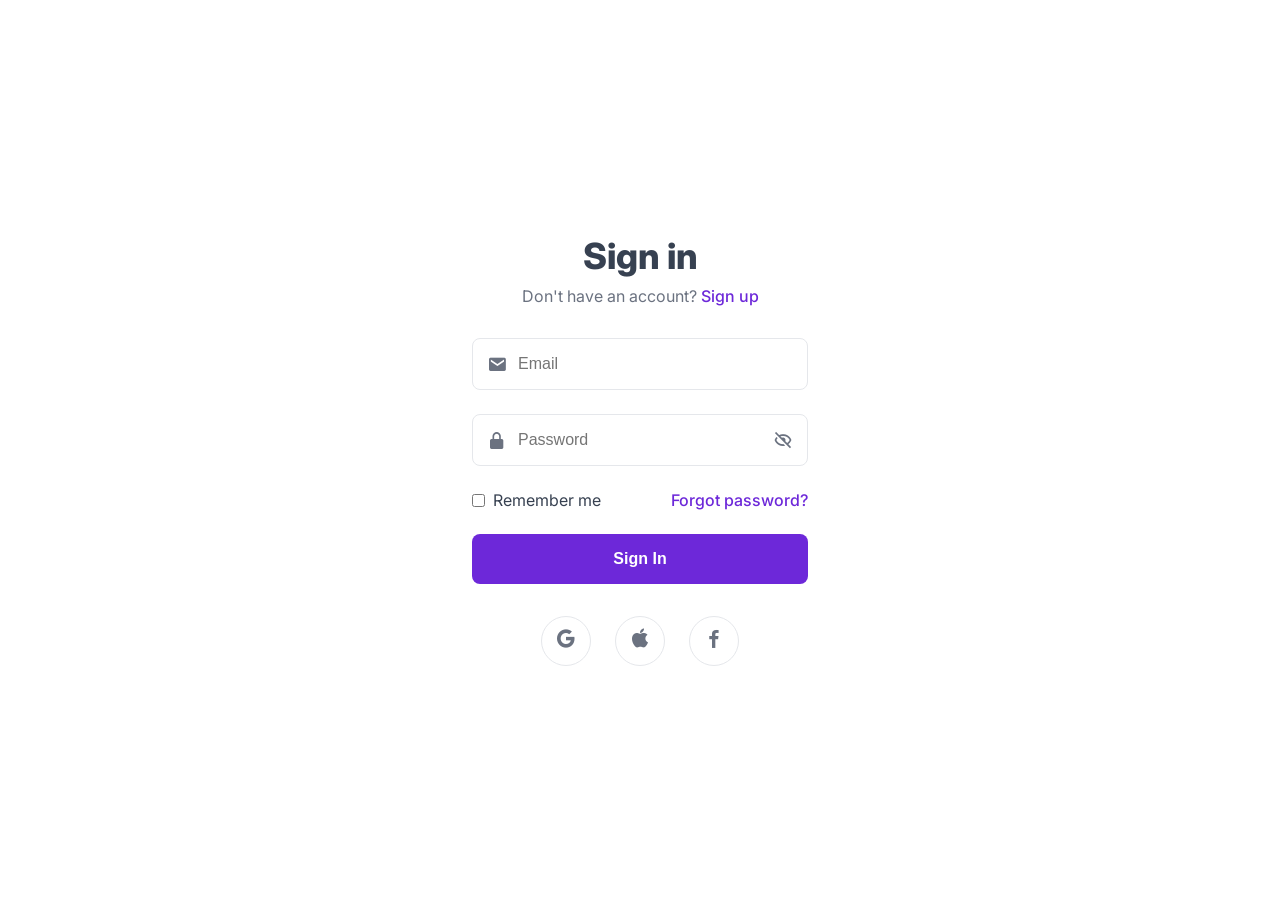
<file: index.html>
<!DOCTYPE html>
<html lang="th">
<head>
    <meta charset="UTF-8">
    <meta name="viewport" content="width=device-width, initial-scale=1.0">
    <title>Sign In</title>
    <link rel="stylesheet" href="style.css">
    <link href='https://unpkg.com/boxicons@2.1.4/css/boxicons.min.css' rel='stylesheet'>
</head>
<body class="auth-body">
    <div class="auth-container">
        <h1 class="auth-title">Sign in</h1>
        <p class="auth-subtitle">Don't have an account? <a href="signup.html">Sign up</a></p>

        <form action="dashboard.html" class="auth-form">
            <div class="input-group">
                <i class='bx bxs-envelope'></i>
                <input type="email" id="email" placeholder="Email" required>
            </div>
            <div class="input-group">
                <i class='bx bxs-lock-alt'></i>
                <input type="password" id="password" placeholder="Password" required>
                <i class='bx bx-hide eye-icon' id="togglePassword"></i>
            </div>

            <div class="form-options">
                <div class="checkbox-group">
                    <input type="checkbox" id="remember-me">
                    <label for="remember-me">Remember me</label>
                </div>
                <a href="#" class="forgot-password">Forgot password?</a>
            </div>

            <button type="submit" class="btn btn-primary">Sign In</button>
        </form>

        <div class="social-login">
            <button class="social-btn"><i class='bx bxl-google'></i></button>
            <button class="social-btn"><i class='bx bxl-apple'></i></button>
            <button class="social-btn"><i class='bx bxl-facebook'></i></button>
        </div>
    </div>

    <script src="script.js"></script>
</body>
</html>
</file>
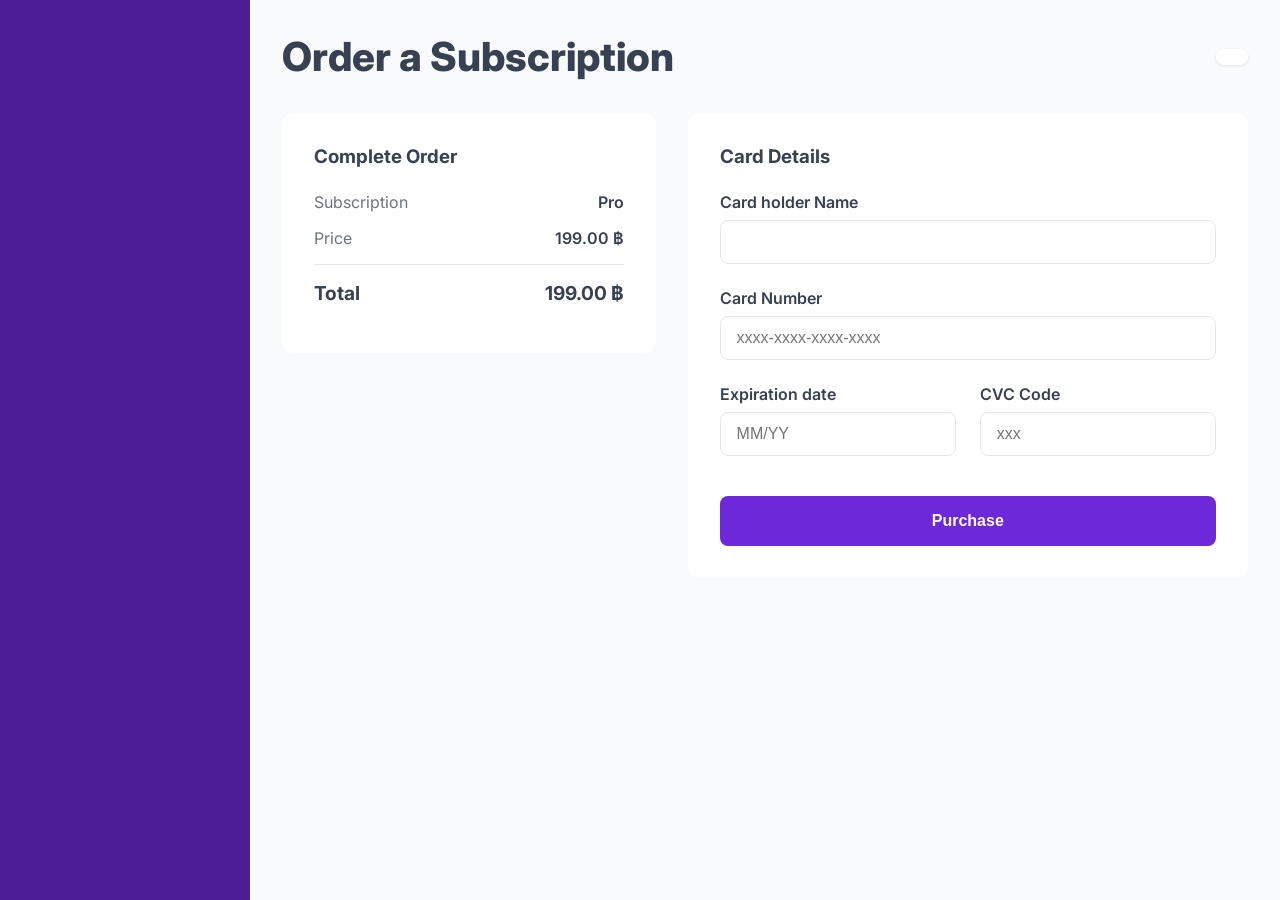
<file: order-subscription.html>
<!DOCTYPE html>
<html lang="th">
<head>
    <meta charset="UTF-8">
    <meta name="viewport" content="width=device-width, initial-scale=1.0">
    <title>Order Subscription</title>
    <link rel="stylesheet" href="style.css">
    <link href='https://unpkg.com/boxicons@2.1.4/css/boxicons.min.css' rel='stylesheet'>
</head>
<body class="dashboard-body">
    <aside class="sidebar">
        </aside>

    <main class="main-content">
        <header class="main-header">
            <h2>Order a Subscription</h2>
            <div class="user-profile">
                 </div>
        </header>

        <div class="order-container">
            <div class="order-summary">
                <h3>Complete Order</h3>
                <div class="summary-item">
                    <span>Subscription</span>
                    <span>Pro</span>
                </div>
                <div class="summary-item">
                    <span>Price</span>
                    <span>199.00 ฿</span>
                </div>
                <hr>
                <div class="summary-item total">
                    <span>Total</span>
                    <span>199.00 ฿</span>
                </div>
            </div>
            <div class="card-details">
                <h3>Card Details</h3>
                <form>
                    <div class="form-group">
                        <label>Card holder Name</label>
                        <input type="text">
                    </div>
                    <div class="form-group">
                        <label>Card Number</label>
                        <input type="text" placeholder="xxxx-xxxx-xxxx-xxxx">
                    </div>
                    <div class="form-grid-small">
                        <div class="form-group">
                            <label>Expiration date</label>
                            <input type="text" placeholder="MM/YY">
                        </div>
                        <div class="form-group">
                            <label>CVC Code</label>
                            <input type="text" placeholder="xxx">
                        </div>
                    </div>
                    <button type="submit" class="btn btn-primary">Purchase</button>
                </form>
            </div>
        </div>
    </main>
    <script src="script.js"></script>
</body>
</html>
</file>
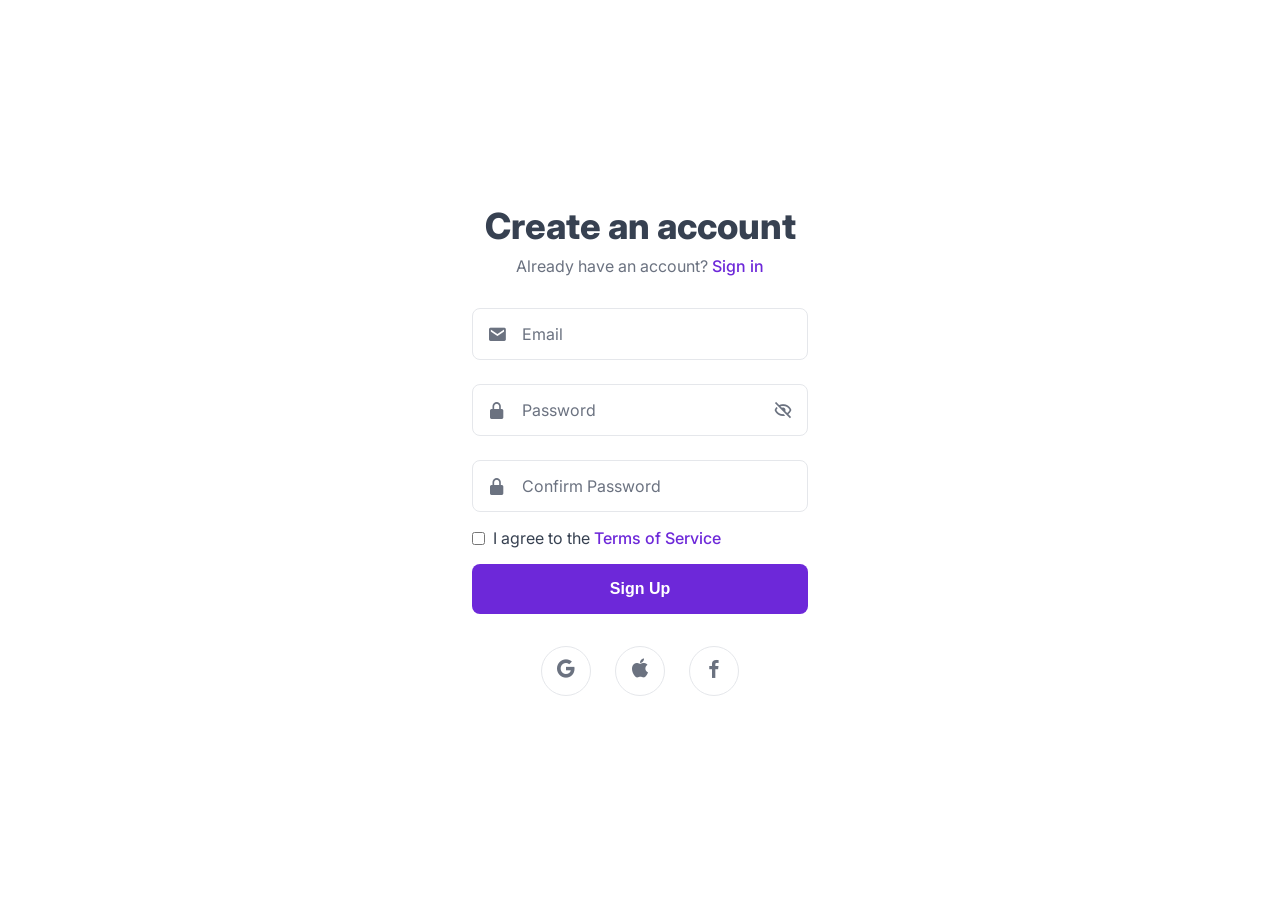
<file: signup.html>
<!DOCTYPE html>
<html lang="th">
<head>
    <meta charset="UTF-8">
    <meta name="viewport" content="width=device-width, initial-scale=1.0">
    <title>Sign Up</title>
    <link rel="stylesheet" href="style.css">
    <link href='https://unpkg.com/boxicons@2.1.4/css/boxicons.min.css' rel='stylesheet'>
</head>
<body class="auth-body">
    <div class="auth-container">
        <h1 class="auth-title">Create an account</h1>
        <p class="auth-subtitle">Already have an account? <a href="index.html">Sign in</a></p>

        <form action="dashboard.html" class="auth-form">
            <div class="input-group">
                <label for="email">Email</label>
                <i class='bx bxs-envelope'></i>
                <input type="email" id="email" placeholder=" " required>
            </div>
            <div class="input-group">
                <label for="password">Password</label>
                <i class='bx bxs-lock-alt'></i>
                <input type="password" id="password" placeholder=" " required>
                <i class='bx bx-hide eye-icon' id="togglePassword"></i>
            </div>
            <div class="input-group">
                <label for="confirm-password">Confirm Password</label>
                <i class='bx bxs-lock-alt'></i>
                <input type="password" id="confirm-password" placeholder=" " required>
            </div>

            <div class="checkbox-group tos">
                <input type="checkbox" id="tos" required>
                <label for="tos">I agree to the <a href="#">Terms of Service</a></label>
            </div>

            <button type="submit" class="btn btn-primary">Sign Up</button>
        </form>

        <div class="social-login">
            <button class="social-btn"><i class='bx bxl-google'></i></button>
            <button class="social-btn"><i class='bx bxl-apple'></i></button>
            <button class="social-btn"><i class='bx bxl-facebook'></i></button>
        </div>
    </div>

    <script src="script.js"></script>
</body>
</html>
</file>
<file: style.css>
@import url('https://fonts.googleapis.com/css2?family=Inter:wght@400;500;600;700;800&display=swap');

/* --- CSS Variables --- */
:root {
    --primary-purple: #6D28D9;
    --dark-purple: #4C1D95;
    --light-purple: #F5F3FF;
    --green: #16A34A;
    --red: #DC2626;
    --gray-dark: #374151;
    --gray-medium: #6B7280;
    --gray-light: #E5E7EB;
    --background: #F9FAFB;
    --white: #FFFFFF;
    --font-family: 'Inter', sans-serif;
}

/* --- General Reset & Body Styles --- */
* {
    margin: 0;
    padding: 0;
    box-sizing: border-box;
}

body {
    font-family: var(--font-family);
    color: var(--gray-dark);
}

a {
    color: var(--primary-purple);
    text-decoration: none;
    font-weight: 500;
}

a:hover {
    text-decoration: underline;
}

/* --- Authentication Pages (Sign In / Sign Up) --- */
.auth-body {
    display: flex;
    justify-content: center;
    align-items: center;
    min-height: 100vh;
    background-color: var(--white);
}

.auth-container {
    width: 100%;
    max-width: 400px;
    padding: 2rem;
}

.auth-title {
    font-size: 2.25rem;
    font-weight: 800;
    text-align: center;
    margin-bottom: 0.5rem;
}

.auth-subtitle {
    text-align: center;
    color: var(--gray-medium);
    margin-bottom: 2rem;
}

.auth-form {
    display: flex;
    flex-direction: column;
    gap: 1.5rem;
}

.input-group {
    position: relative;
}

.input-group label {
    position: absolute;
    top: 50%;
    left: 45px;
    transform: translateY(-50%);
    color: var(--gray-medium);
    background-color: var(--white);
    padding: 0 5px;
    transition: all 0.2s ease;
    pointer-events: none;
}

.input-group i {
    position: absolute;
    top: 50%;
    transform: translateY(-50%);
    font-size: 1.25rem;
    color: var(--gray-medium);
}

.input-group i.bxs-envelope, .input-group i.bxs-lock-alt {
    left: 15px;
}

.input-group .eye-icon {
    right: 15px;
    cursor: pointer;
}

.input-group input {
    width: 100%;
    padding: 1rem 1rem 1rem 45px;
    border: 1px solid var(--gray-light);
    border-radius: 8px;
    font-size: 1rem;
    outline: none;
}

.input-group input:focus {
    border-color: var(--primary-purple);
}

.input-group input:focus + label,
.input-group input:not(:placeholder-shown) + label {
    top: 0;
    font-size: 0.75rem;
    color: var(--primary-purple);
}

.form-options {
    display: flex;
    justify-content: space-between;
    align-items: center;
}

.checkbox-group {
    display: flex;
    align-items: center;
    gap: 0.5rem;
}
.checkbox-group.tos {
    margin: -0.5rem 0;
}

.btn {
    padding: 1rem;
    border: none;
    border-radius: 8px;
    font-size: 1rem;
    font-weight: 600;
    cursor: pointer;
    transition: background-color 0.2s;
}

.btn-primary {
    background-color: var(--primary-purple);
    color: var(--white);
}

.btn-primary:hover {
    background-color: var(--dark-purple);
}

.social-login {
    margin-top: 2rem;
    display: flex;
    justify-content: center;
    gap: 1.5rem;
}

.social-btn {
    width: 50px;
    height: 50px;
    border-radius: 50%;
    border: 1px solid var(--gray-light);
    background: none;
    font-size: 1.5rem;
    cursor: pointer;
    color: var(--gray-medium);
    transition: all 0.2s;
}
.social-btn:hover {
    color: var(--gray-dark);
    border-color: var(--gray-dark);
}

/* --- Dashboard Page --- */
.dashboard-body {
    display: flex;
    background-color: var(--background);
}

.sidebar {
    width: 250px;
    background-color: var(--dark-purple);
    color: var(--white);
    height: 100vh;
    padding: 1.5rem;
    display: flex;
    flex-direction: column;
    flex-shrink: 0;
}

.logo {
    font-size: 1.75rem;
    margin-bottom: 2.5rem;
}

.sidebar-nav ul {
    list-style: none;
}

.sidebar-nav li a {
    display: flex;
    align-items: center;
    gap: 1rem;
    padding: 0.8rem 1rem;
    color: #D1D5DB;
    border-radius: 8px;
    font-weight: 500;
}
.sidebar-nav li.active a, .sidebar-nav li a:hover {
    background-color: var(--primary-purple);
    color: var(--white);
    text-decoration: none;
}

.sidebar-nav li i {
    font-size: 1.5rem;
}


.main-content {
    flex-grow: 1;
    padding: 2rem;
    overflow-y: auto;
}

.main-header {
    display: flex;
    justify-content: space-between;
    align-items: center;
    margin-bottom: 2rem;
}

.main-header h2 {
    font-size: 2.5rem;
    font-weight: 800;
}

.user-profile {
    display: flex;
    align-items: center;
    gap: 0.75rem;
    background-color: var(--white);
    padding: 0.5rem 1rem;
    border-radius: 99px;
    box-shadow: 0 1px 3px rgba(0,0,0,0.1);
    cursor: pointer;
}
.user-profile img {
    width: 40px;
    height: 40px;
    border-radius: 50%;
}
.user-profile span {
    font-weight: 600;
}

.tabs {
    display: flex;
    gap: 1rem;
    border-bottom: 1px solid var(--gray-light);
    margin-bottom: 1.5rem;
}

.tab-btn {
    padding: 0.5rem 1rem;
    border: none;
    background: none;
    font-size: 1rem;
    font-weight: 600;
    color: var(--gray-medium);
    cursor: pointer;
    border-bottom: 3px solid transparent;
}
.tab-btn.active {
    color: var(--primary-purple);
    border-bottom-color: var(--primary-purple);
}

.content-panel {
    display: none;
}
.content-panel.active {
    display: block;
}

.bot-grid {
    display: grid;
    grid-template-columns: repeat(auto-fill, minmax(240px, 1fr));
    gap: 1.5rem;
}

.bot-card {
    padding: 1.5rem;
    border-radius: 12px;
    color: var(--white);
    display: flex;
    flex-direction: column;
    justify-content: space-between;
    min-height: 180px;
}
.card-header {
    display: flex;
    justify-content: space-between;
    align-items: flex-start;
}
.card-header h3 {
    font-size: 1.5rem;
}
.card-header i {
    font-size: 2rem;
}
.card-change {
    margin-top: 0.5rem;
    font-size: 1rem;
}
.card-value {
    font-size: 2rem;
    font-weight: 700;
    align-self: flex-end;
}
.card-value sup {
    font-size: 1rem;
    font-weight: 500;
}

.bot-card.status-up { background-color: var(--green); }
.bot-card.status-down { background-color: var(--red); }
.bot-card.status-neutral { background-color: var(--gray-medium); }

.bot-card.add-new {
    background-color: var(--white);
    border: 2px dashed var(--gray-light);
    color: var(--gray-medium);
    align-items: center;
    justify-content: center;
    cursor: pointer;
    transition: all 0.2s;
}
.bot-card.add-new:hover {
    border-color: var(--primary-purple);
    color: var(--primary-purple);
}
.bot-card.add-new .add-icon {
    width: 50px;
    height: 50px;
    background-color: var(--light-purple);
    border-radius: 50%;
    display: flex;
    justify-content: center;
    align-items: center;
    color: var(--primary-purple);
    font-size: 2rem;
    margin-bottom: 1rem;
}

.btn-restore {
    background-color: rgba(255, 255, 255, 0.2);
    color: var(--white);
    padding: 0.75rem;
    width: 100%;
    margin-top: 2rem;
}
.btn-restore:hover {
    background-color: rgba(255, 255, 255, 0.3);
}

/* --- Pricing Page --- */
.pricing-container {
    display: flex;
    flex-direction: column;
    align-items: center;
    gap: 2.5rem;
    margin-top: 2rem;
}

.pricing-toggle {
    background-color: var(--gray-light);
    padding: 0.5rem;
    border-radius: 99px;
    display: flex;
}

.toggle-btn {
    padding: 0.5rem 1.5rem;
    border: none;
    background: none;
    border-radius: 99px;
    font-weight: 600;
    cursor: pointer;
    color: var(--gray-medium);
}

.toggle-btn.active {
    background-color: var(--white);
    color: var(--dark-purple);
    box-shadow: 0 1px 3px rgba(0,0,0,0.1);
}

.pricing-grid {
    display: grid;
    grid-template-columns: repeat(3, 1fr);
    gap: 2rem;
    width: 100%;
    max-width: 900px;
}

.pricing-card {
    background-color: var(--white);
    border: 1px solid var(--gray-light);
    border-radius: 12px;
    padding: 2rem;
    text-align: center;
    transition: all 0.2s ease;
}

.pricing-card.featured {
    border: 2px solid var(--primary-purple);
    transform: scale(1.05);
}

.pricing-card h3 {
    font-size: 1.25rem;
    margin-bottom: 1.5rem;
}

.pricing-card .price {
    font-size: 2.5rem;
    font-weight: 800;
    margin-bottom: 2rem;
}

.pricing-card .price span {
    font-size: 1.5rem;
    font-weight: 600;
    color: var(--gray-medium);
}

.btn-secondary {
    background-color: var(--light-purple);
    color: var(--primary-purple);
    width: 100%;
}
.btn-secondary:hover {
    background-color: #E9D5FF;
}


/* --- Select Bot Page --- */
.select-bot-container h3 {
    font-size: 1.5rem;
    margin-bottom: 1.5rem;
    text-align: center;
}
.select-grid {
    display: grid;
    grid-template-columns: repeat(auto-fill, minmax(280px, 1fr));
    gap: 1.5rem;
}
.select-card {
    background-color: var(--white);
    border: 1px solid var(--gray-light);
    border-radius: 12px;
    padding: 1.5rem;
    transition: all 0.2s ease;
    cursor: pointer;
    color: var(--gray-dark);
}
.select-card:hover {
    border-color: var(--primary-purple);
    transform: translateY(-5px);
    box-shadow: 0 4px 12px rgba(0,0,0,0.08);
    text-decoration: none;
}
.select-card h4 {
    font-size: 1.2rem;
    margin-bottom: 1rem;
}
.select-card ul {
    list-style: none;
    padding: 0;
}
.select-card ul li {
    display: flex;
    align-items: center;
    gap: 0.5rem;
    margin-bottom: 0.5rem;
    color: var(--gray-medium);
}
.select-card ul i.bx-check-circle { color: var(--green); }
.select-card ul i.bx-x-circle { color: var(--red); }

.select-card.disabled {
    background-color: #F3F4F6;
    color: var(--gray-medium);
    cursor: not-allowed;
    text-align: center;
    display: flex;
    flex-direction: column;
    justify-content: center;
    align-items: center;
}
.select-card.disabled:hover {
    transform: none;
    box-shadow: none;
    border-color: var(--gray-light);
}

/* --- Market Place Page --- */
.marketplace-grid {
    display: grid;
    grid-template-columns: repeat(auto-fill, minmax(250px, 1fr));
    gap: 1.5rem;
}

.marketplace-card {
    height: 180px;
    background-color: var(--gray-light);
    border-radius: 12px;
}

/* --- Bot Setup Page --- */
.setup-form-container {
    background-color: var(--white);
    padding: 2rem;
    border-radius: 12px;
    max-width: 800px;
    margin: 0 auto;
}
.setup-form-container h3 {
    font-size: 1.75rem;
}
.form-subtitle {
    color: var(--gray-medium);
    margin-bottom: 2rem;
}
.bot-setup-form {
    display: flex;
    flex-direction: column;
    gap: 1.5rem;
}
.form-grid {
    display: grid;
    grid-template-columns: 1fr 1fr;
    gap: 1.5rem;
}
.form-group {
    display: flex;
    flex-direction: column;
}
.form-group label {
    font-weight: 600;
    margin-bottom: 0.5rem;
}
.form-group input[type="text"] {
    padding: 0.75rem 1rem;
    border: 1px solid var(--gray-light);
    border-radius: 8px;
    font-size: 1rem;
}
.form-group input[type="text"]:focus {
    outline: none;
    border-color: var(--primary-purple);
}
.form-divider {
    border: none;
    border-top: 1px solid var(--gray-light);
}
.radio-group {
    display: flex;
    gap: 1.5rem;
    margin-top: 0.5rem;
}
.radio-group label {
    display: flex;
    align-items: center;
    gap: 0.5rem;
    font-weight: 500;
}
.bot-setup-form .btn-primary {
    align-self: flex-start;
}

/* --- CSS ที่ต้องเพิ่มเข้าไป --- */

/* --- Bot Dashboard & Configuration --- */
.bot-title {
    font-size: 1.75rem;
}
.bot-title small {
    font-size: 1rem;
    font-weight: 500;
    color: var(--gray-medium);
}
.bot-tabs {
    display: flex;
    gap: 1.5rem;
    border-bottom: 1px solid var(--gray-light);
    margin-bottom: 2rem;
}
.bot-tab-btn {
    padding-bottom: 1rem;
    font-weight: 600;
    color: var(--gray-medium);
    border-bottom: 3px solid transparent;
}
.bot-tab-btn.active, .bot-tab-btn:hover {
    color: var(--primary-purple);
    border-bottom-color: var(--primary-purple);
    text-decoration: none;
}

.summary-grid {
    display: grid;
    grid-template-columns: repeat(auto-fill, minmax(250px, 1fr));
    gap: 1.5rem;
    margin-bottom: 2rem;
}
.summary-card {
    background-color: var(--white);
    padding: 1.5rem;
    border-radius: 12px;
}
.summary-card h4 {
    color: var(--gray-medium);
    margin-bottom: 0.5rem;
}
.profit-amount {
    font-size: 1.75rem;
    font-weight: 700;
    color: var(--green);
}
.bot-status {
    font-weight: 600;
}
.bot-status.active {
    color: var(--green);
}
.bot-status.inactive {
    color: var(--red);
}
.summary-card small {
    color: var(--gray-medium);
    display: block;
    margin-top: 4px;
    margin-bottom: 1rem;
}
.link-disable {
    color: var(--red);
    font-weight: 600;
}

.table-container {
    background-color: var(--white);
    padding: 1.5rem;
    border-radius: 12px;
}
.table-container h3 {
    margin-bottom: 1rem;
}
table {
    width: 100%;
    border-collapse: collapse;
}
th, td {
    padding: 1rem;
    text-align: left;
    border-bottom: 1px solid var(--gray-light);
}
th {
    color: var(--gray-medium);
    font-weight: 600;
}
td.action-buy { color: var(--green); font-weight: 600; }
td.action-sell { color: var(--red); font-weight: 600; }
td.profit { font-weight: 600; }

.config-form {
    display: flex;
    flex-direction: column;
    gap: 1.5rem;
}
.config-section {
    background-color: var(--white);
    padding: 1.5rem;
    border-radius: 12px;
}
.config-header {
    display: flex;
    justify-content: space-between;
    align-items: center;
    margin-bottom: 0.5rem;
}
.config-section .form-group {
    margin-top: 1rem;
}
.form-actions {
    display: flex;
    gap: 1rem;
    justify-content: flex-end;
}

/* Custom Toggle Switch */
.switch {
    position: relative;
    display: inline-block;
    width: 50px;
    height: 28px;
}
.switch input {
    opacity: 0;
    width: 0;
    height: 0;
}
.slider {
    position: absolute;
    cursor: pointer;
    top: 0;
    left: 0;
    right: 0;
    bottom: 0;
    background-color: var(--gray-light);
    transition: .4s;
    border-radius: 34px;
}
.slider:before {
    position: absolute;
    content: "";
    height: 20px;
    width: 20px;
    left: 4px;
    bottom: 4px;
    background-color: white;
    transition: .4s;
    border-radius: 50%;
}
input:checked + .slider {
    background-color: var(--primary-purple);
}
input:checked + .slider:before {
    transform: translateX(22px);
}

/* --- Order Subscription Page --- */
.order-container {
    display: grid;
    grid-template-columns: 1fr 1.5fr;
    gap: 2rem;
    align-items: flex-start;
}
.order-summary, .card-details {
    background-color: var(--white);
    padding: 2rem;
    border-radius: 12px;
}
.order-summary h3, .card-details h3 {
    margin-bottom: 1.5rem;
}
.summary-item {
    display: flex;
    justify-content: space-between;
    margin-bottom: 1rem;
    color: var(--gray-medium);
}
.summary-item span:last-child {
    font-weight: 600;
    color: var(--gray-dark);
}
.summary-item.total span {
    font-size: 1.2rem;
    font-weight: 700;
    color: var(--gray-dark);
}
.order-summary hr {
    border: none;
    border-top: 1px solid var(--gray-light);
    margin: 1rem 0;
}
.card-details form {
    display: flex;
    flex-direction: column;
    gap: 1.5rem;
}
.form-grid-small {
    display: grid;
    grid-template-columns: 1fr 1fr;
    gap: 1.5rem;
}
.card-details .btn-primary {
    margin-top: 1rem;
}

/* --- My Account Page --- */
.profile-container {
    background-color: var(--white);
    border-radius: 12px;
}
.profile-header {
    display: flex;
    align-items: center;
    gap: 1.5rem;
    padding: 2rem;
    border-bottom: 1px solid var(--gray-light);
}
.profile-avatar { text-align: center; }
.profile-avatar img {
    width: 80px;
    height: 80px;
    border-radius: 50%;
    margin-bottom: 1rem;
}
.profile-info { flex-grow: 1; }
.profile-info h4 { font-size: 1.25rem; }
.profile-info p { color: var(--gray-medium); }
.profile-form-section {
    padding: 2rem;
}
.profile-form-section h3 {
    margin-bottom: 1.5rem;
}

/* --- Bot Dashboard & Configuration --- */
.bot-title {
    font-size: 1.75rem;
}
.bot-title small {
    font-size: 1rem;
    font-weight: 500;
    color: var(--gray-medium);
}
.bot-tabs {
    display: flex;
    gap: 1.5rem;
    border-bottom: 1px solid var(--gray-light);
    margin-bottom: 2rem;
}
.bot-tab-btn {
    padding-bottom: 1rem;
    font-weight: 600;
    color: var(--gray-medium);
    border-bottom: 3px solid transparent;
    text-decoration: none;
}
.bot-tab-btn.active, .bot-tab-btn:hover {
    color: var(--primary-purple);
    border-bottom-color: var(--primary-purple);
    text-decoration: none;
}
.summary-grid {
    display: grid;
    grid-template-columns: repeat(auto-fill, minmax(250px, 1fr));
    gap: 1.5rem;
    margin-bottom: 2rem;
}
.summary-card {
    background-color: var(--white);
    padding: 1.5rem;
    border-radius: 12px;
}
.summary-card h4 {
    color: var(--gray-medium);
    margin-bottom: 0.5rem;
}
.profit-amount {
    font-size: 1.75rem;
    font-weight: 700;
    color: var(--green);
}
.bot-status {
    font-weight: 600;
}
.bot-status.active {
    color: var(--green);
}
.summary-card small {
    color: var(--gray-medium);
    display: block;
    margin-top: 4px;
    margin-bottom: 1rem;
}
.link-disable {
    color: var(--red);
    font-weight: 600;
}
.table-container {
    background-color: var(--white);
    padding: 1.5rem;
    border-radius: 12px;
}
.table-container h3 {
    margin-bottom: 1rem;
}
table {
    width: 100%;
    border-collapse: collapse;
}
th, td {
    padding: 1rem;
    text-align: left;
    border-bottom: 1px solid var(--gray-light);
}
th {
    color: var(--gray-medium);
    font-weight: 600;
}
td.action-buy { color: var(--green); font-weight: 600; }
td.action-sell { color: var(--red); font-weight: 600; }
td.profit { font-weight: 600; }
.config-form {
    display: flex;
    flex-direction: column;
    gap: 1.5rem;
}
.config-section {
    background-color: var(--white);
    padding: 1.5rem;
    border-radius: 12px;
}
.config-header {
    display: flex;
    justify-content: space-between;
    align-items: center;
    margin-bottom: 0.5rem;
}
.config-section .form-group {
    margin-top: 1rem;
}
.form-actions {
    display: flex;
    gap: 1rem;
    justify-content: flex-end;
}
/* Custom Toggle Switch */
.switch {
    position: relative;
    display: inline-block;
    width: 50px;
    height: 28px;
}
.switch input {
    opacity: 0;
    width: 0;
    height: 0;
}
.slider {
    position: absolute;
    cursor: pointer;
    top: 0;
    left: 0;
    right: 0;
    bottom: 0;
    background-color: var(--gray-light);
    transition: .4s;
    border-radius: 34px;
}
.slider:before {
    position: absolute;
    content: "";
    height: 20px;
    width: 20px;
    left: 4px;
    bottom: 4px;
    background-color: white;
    transition: .4s;
    border-radius: 50%;
}
input:checked + .slider {
    background-color: var(--primary-purple);
}
input:checked + .slider:before {
    transform: translateX(22px);
}

/* --- Order Subscription Page --- */
.order-container {
    display: grid;
    grid-template-columns: 1fr 1.5fr;
    gap: 2rem;
    align-items: flex-start;
}
.order-summary, .card-details {
    background-color: var(--white);
    padding: 2rem;
    border-radius: 12px;
}
.order-summary h3, .card-details h3 {
    margin-bottom: 1.5rem;
}
.summary-item {
    display: flex;
    justify-content: space-between;
    margin-bottom: 1rem;
    color: var(--gray-medium);
}
.summary-item span:last-child {
    font-weight: 600;
    color: var(--gray-dark);
}
.summary-item.total span {
    font-size: 1.2rem;
    font-weight: 700;
    color: var(--gray-dark);
}
.order-summary hr {
    border: none;
    border-top: 1px solid var(--gray-light);
    margin: 1rem 0;
}
.card-details form {
    display: flex;
    flex-direction: column;
    gap: 1.5rem;
}
.form-grid-small {
    display: grid;
    grid-template-columns: 1fr 1fr;
    gap: 1.5rem;
}
.card-details .btn-primary {
    margin-top: 1rem;
}

/* --- My Account Page --- */
.profile-container {
    background-color: var(--white);
    border-radius: 12px;
}
.profile-header {
    display: flex;
    align-items: center;
    gap: 1.5rem;
    padding: 2rem;
    border-bottom: 1px solid var(--gray-light);
}
.profile-avatar img {
    width: 80px;
    height: 80px;
    border-radius: 50%;
}
.profile-info { 
    flex-grow: 1; 
}
.profile-info h4 { 
    font-size: 1.25rem; 
}
.profile-info p { 
    color: var(--gray-medium); 
}
.profile-form-section {
    padding: 2rem;
}
.profile-form-section h3 {
    margin-bottom: 1.5rem;
}

/* --- Sidebar (Collapsible Menu) --- */
.sidebar-nav details {
    list-style: none;
}
.sidebar-nav summary {
    list-style: none;
    cursor: pointer;
}
.sidebar-nav summary::-webkit-details-marker {
    display: none; /* Hide default arrow */
}
.sidebar-nav summary a {
    width: 100%;
}
.sub-nav {
    list-style: none;
    padding-left: 20px;
    margin-top: 0.5rem;
}
.sub-nav li a {
    color: #D1D5DB;
    opacity: 0.8;
}
.sub-nav li a:hover {
    opacity: 1;
}
.sub-nav li.active a {
    background-color: var(--dark-purple) !important; /* Override general active style */
    color: var(--white) !important;
    opacity: 1;
    font-weight: 600;
}


/* --- Bot Dashboard & Configuration (UPDATED) --- */
.bot-controls {
    display: flex;
    justify-content: space-between;
    align-items: center;
    margin-bottom: 2rem;
}

.bot-tabs-new {
    display: flex;
    gap: 0.5rem;
    background-color: var(--gray-light);
    padding: 0.5rem;
    border-radius: 8px;
}
.bot-tab-btn-new {
    padding: 0.5rem 1.5rem;
    font-weight: 600;
    color: var(--gray-medium);
    border: none;
    background: none;
    border-radius: 6px;
    text-decoration: none;
}
.bot-tab-btn-new.active {
    background-color: var(--primary-purple);
    color: var(--white);
    box-shadow: 0 1px 3px rgba(0,0,0,0.1);
}

.btn-icon-delete {
    background-color: var(--light-purple);
    color: var(--primary-purple);
    border: none;
    width: 44px;
    height: 44px;
    border-radius: 8px;
    font-size: 1.5rem;
    cursor: pointer;
    display: flex;
    align-items: center;
    justify-content: center;
}

/* --- Summary Cards (UPDATED) --- */
.summary-card.profit-card {
    border: 2px solid var(--primary-purple);
}
.profit-details {
    display: flex;
    align-items: center;
    gap: 1.5rem;
}
.profit-icon {
    font-size: 3rem;
    color: var(--green);
}
.profit-label {
    color: var(--gray-medium);
    margin-bottom: 0.25rem;
}
.summary-card .profit-amount {
    font-size: 1.5rem;
    color: var(--gray-dark); /* Color changed from green to dark */
}

.bot-status-display {
    background-color: var(--gray-light);
    border-radius: 8px;
    padding: 0.75rem;
    display: flex;
    align-items: center;
    gap: 0.75rem;
    color: var(--gray-dark);
    font-weight: 500;
}
.bot-status-display i {
    font-size: 1.5rem;
}

.bot-enable-toggle {
    display: flex;
    justify-content: space-between;
    align-items: center;
    margin-top: 1.5rem;
}
.bot-enable-toggle p {
    font-weight: 600;
}

/* --- Table (UPDATED) --- */
.action-pill, .profit-pill {
    display: inline-block;
    padding: 0.25rem 0.75rem;
    border-radius: 99px;
    font-weight: 600;
    font-size: 0.875rem;
}
.action-pill.buy {
    background-color: #D1FAE5;
    color: #065F46;
}
.action-pill.sell {
    background-color: #FEE2E2;
    color: #991B1B;
}
.profit-pill.profit {
    background-color: #D1FAE5;
    color: #065F46;
}
.profit-pill.loss {
    background-color: #FEE2E2;
    color: #991B1B;
}

.table-footer {
    text-align: center;
    padding-top: 1.5rem;
}
.view-more-link {
    font-weight: 600;
    color: var(--primary-purple);
}

/* --- Sidebar (Final Collapsible Menu) --- */
.sidebar-nav details {
    list-style: none;
}
.sidebar-nav summary {
    display: flex;
    align-items: center;
    gap: 1rem;
    padding: 0.8rem 1rem;
    border-radius: 8px;
    font-weight: 500;
    cursor: pointer;
    list-style: none; /* Hide default arrow */
    transition: background-color 0.2s;
}
.sidebar-nav summary::-webkit-details-marker {
    display: none;
}
.sidebar-nav details[open] > summary,
.sidebar-nav summary:hover {
    background-color: var(--primary-purple);
    color: var(--white);
}
.sidebar-nav summary i {
    font-size: 1.5rem;
}
.sub-nav {
    list-style: none;
    padding-left: 20px;
    margin-top: 0.5rem;
}
.sub-nav li a {
    color: #D1D5DB;
    opacity: 0.8;
}
.sub-nav li.active a {
    background-color: var(--primary-purple) !important;
    opacity: 1;
}

/* --- Bot Controls (Final) --- */
.bot-controls {
    display: flex;
    justify-content: space-between;
    align-items: center;
    margin-bottom: 2rem;
}
.bot-tabs-new {
    display: flex;
    gap: 0.5rem;
    background-color: var(--gray-light);
    padding: 0.5rem;
    border-radius: 8px;
}
.bot-tab-btn-new {
    padding: 0.5rem 1.5rem;
    font-weight: 600;
    color: var(--gray-medium);
    border: none;
    background: none;
    border-radius: 6px;
    text-decoration: none;
}
.bot-tab-btn-new.active {
    background-color: var(--primary-purple);
    color: var(--white);
    box-shadow: 0 1px 3px rgba(0,0,0,0.1);
}
.btn-icon-delete {
    background-color: var(--light-purple);
    color: var(--primary-purple);
    border: none;
    width: 44px;
    height: 44px;
    border-radius: 8px;
    font-size: 1.5rem;
    cursor: pointer;
    display: flex;
    align-items: center;
    justify-content: center;
}

/* --- Summary Grid & Cards (Final) --- */
.summary-grid {
    display: grid;
    grid-template-columns: repeat(auto-fill, minmax(300px, 1fr));
    gap: 1.5rem;
    margin-bottom: 2rem;
}
.summary-card {
    background-color: var(--white);
    padding: 1.5rem;
    border-radius: 12px;
    box-shadow: 0 4px 6px -1px rgb(0 0 0 / 0.05), 0 2px 4px -2px rgb(0 0 0 / 0.05);
}
.summary-card h4 {
    color: var(--gray-dark);
    font-weight: 700;
    margin-bottom: 1rem;
}
.profit-details {
    display: flex;
    align-items: center;
    gap: 1.5rem;
}
.profit-icon {
    font-size: 3rem;
    color: var(--green);
}
.profit-label {
    color: var(--gray-medium);
    margin-bottom: 0.25rem;
}
.summary-card .profit-amount {
    font-size: 1.5rem;
    color: var(--gray-dark);
    font-weight: 700;
}
.bot-status-display {
    background-color: var(--gray-light);
    border-radius: 8px;
    padding: 0.75rem;
    display: flex;
    align-items: center;
    gap: 0.75rem;
    color: var(--gray-dark);
    font-weight: 500;
}
.bot-status-display i {
    font-size: 1.5rem;
}
.bot-enable-toggle {
    display: flex;
    justify-content: space-between;
    align-items: center;
    margin-top: 1.5rem;
}
.bot-enable-toggle p {
    font-weight: 600;
}

/* --- Table Container (Final) --- */
.table-container {
    background-color: var(--white);
    padding: 1.5rem;
    border-radius: 12px;
    box-shadow: 0 4px 6px -1px rgb(0 0 0 / 0.05), 0 2px 4px -2px rgb(0 0 0 / 0.05);
}
.table-container h3 {
    font-size: 1.25rem;
    margin-bottom: 1.5rem;
}
.table-container table {
    width: 100%;
    border-collapse: collapse;
}
.table-container th, .table-container td {
    padding: 1rem;
    text-align: left;
}
.table-container th {
    color: var(--gray-medium);
    font-weight: 600;
    border-bottom: 1px solid var(--gray-light);
}
.table-container td {
    color: var(--gray-dark);
    font-weight: 500;
}
/* Utility for text alignment */
.text-right {
    text-align: right;
}
/* Pills styles (can remain the same) */
.action-pill, .profit-pill {
    display: inline-block;
    padding: 0.25rem 0.75rem;
    border-radius: 99px;
    font-weight: 600;
    font-size: 0.875rem;
    text-align: center;
}
.action-pill.buy { background-color: #D1FAE5; color: #065F46; }
.action-pill.sell { background-color: #FEE2E2; color: #991B1B; }
.profit-pill.profit { background-color: #D1FAE5; color: #065F46; }
.profit-pill.loss { background-color: #FEE2E2; color: #991B1B; }
.table-footer {
    text-align: center;
    padding-top: 1.5rem;
}
.view-more-link {
    font-weight: 600;
    color: var(--primary-purple);
}

/* Restore original User Profile if it was changed */
.user-profile {
    display: flex;
    align-items: center;
    gap: 0.75rem;
    background-color: var(--white);
    padding: 0.5rem 1rem;
    border-radius: 99px;
    box-shadow: 0 1px 3px rgba(0,0,0,0.1);
    cursor: pointer;
}
.user-profile img {
    width: 40px;
    height: 40px;
    border-radius: 50%;
}
.user-profile span {
    font-weight: 600;
}
</file>
